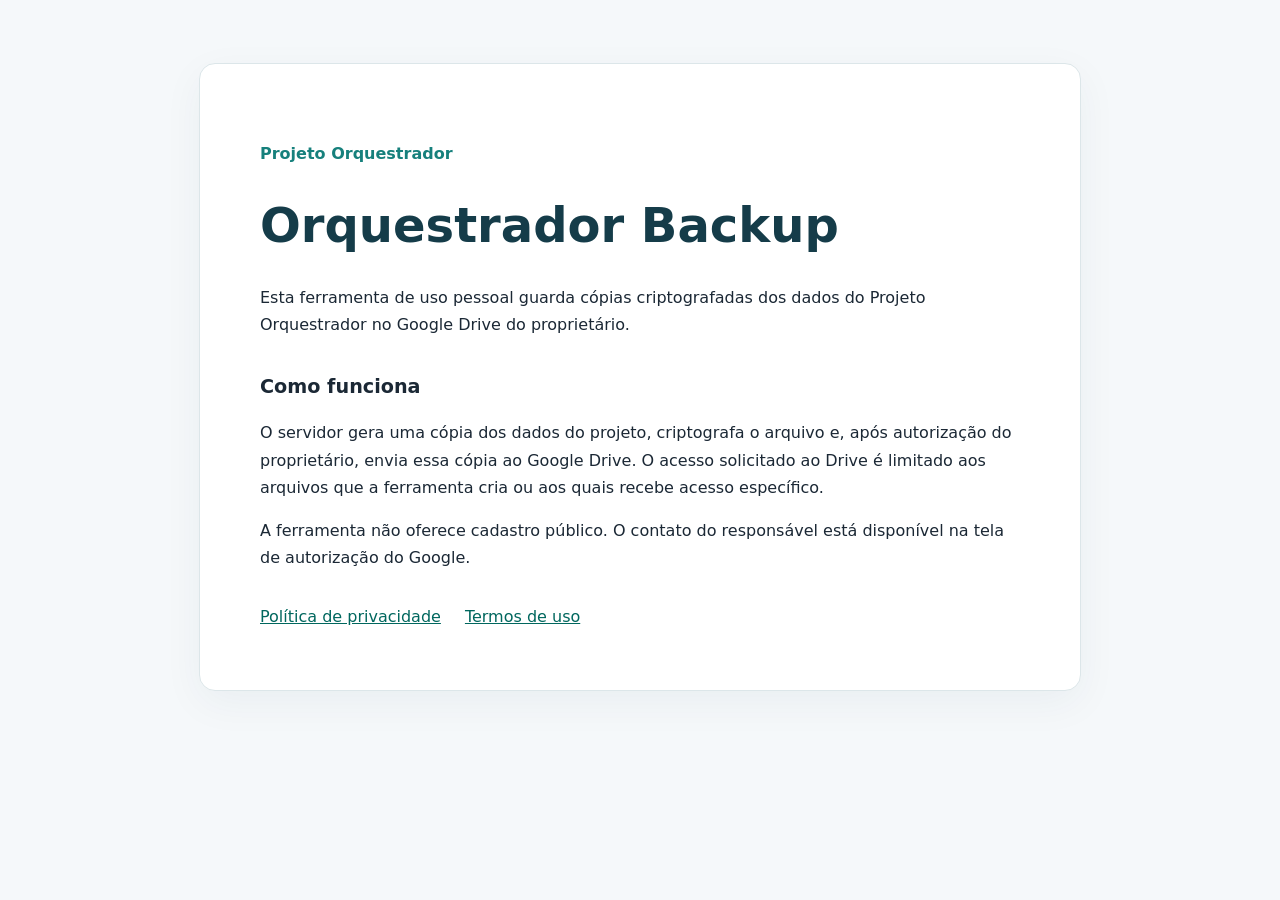
<file: index.html>
<!doctype html>
<html lang="pt-BR"><head><meta charset="utf-8"><meta name="viewport" content="width=device-width, initial-scale=1"><title>Orquestrador Backup</title><link rel="stylesheet" href="estilo.css"></head>
<body><main><p class="eyebrow">Projeto Orquestrador</p><h1>Orquestrador Backup</h1><p>Esta ferramenta de uso pessoal guarda cópias criptografadas dos dados do Projeto Orquestrador no Google Drive do proprietário.</p><h2>Como funciona</h2><p>O servidor gera uma cópia dos dados do projeto, criptografa o arquivo e, após autorização do proprietário, envia essa cópia ao Google Drive. O acesso solicitado ao Drive é limitado aos arquivos que a ferramenta cria ou aos quais recebe acesso específico.</p><p>A ferramenta não oferece cadastro público. O contato do responsável está disponível na tela de autorização do Google.</p><nav><a href="privacidade.html">Política de privacidade</a> <a href="termos.html">Termos de uso</a></nav></main></body></html>
</file>
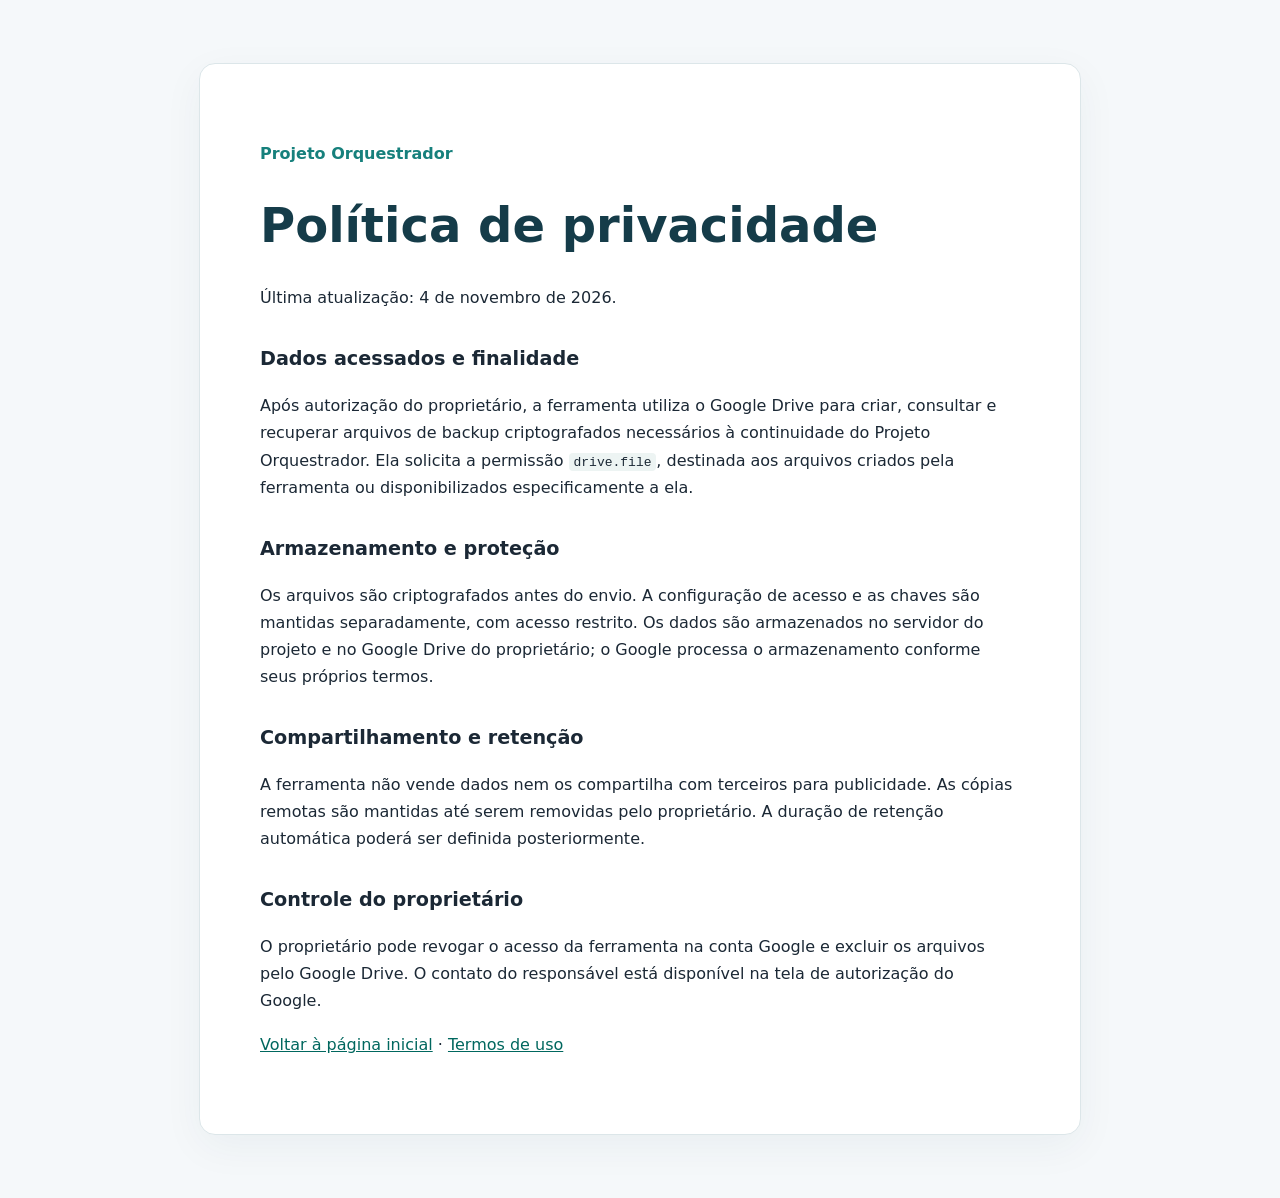
<file: privacidade.html>
<!doctype html>
<html lang="pt-BR"><head><meta charset="utf-8"><meta name="viewport" content="width=device-width, initial-scale=1"><title>Política de privacidade — Orquestrador Backup</title><link rel="stylesheet" href="estilo.css"></head>
<body><main><p class="eyebrow">Projeto Orquestrador</p><h1>Política de privacidade</h1><p>Última atualização: 4 de novembro de 2026.</p><h2>Dados acessados e finalidade</h2><p>Após autorização do proprietário, a ferramenta utiliza o Google Drive para criar, consultar e recuperar arquivos de backup criptografados necessários à continuidade do Projeto Orquestrador. Ela solicita a permissão <code>drive.file</code>, destinada aos arquivos criados pela ferramenta ou disponibilizados especificamente a ela.</p><h2>Armazenamento e proteção</h2><p>Os arquivos são criptografados antes do envio. A configuração de acesso e as chaves são mantidas separadamente, com acesso restrito. Os dados são armazenados no servidor do projeto e no Google Drive do proprietário; o Google processa o armazenamento conforme seus próprios termos.</p><h2>Compartilhamento e retenção</h2><p>A ferramenta não vende dados nem os compartilha com terceiros para publicidade. As cópias remotas são mantidas até serem removidas pelo proprietário. A duração de retenção automática poderá ser definida posteriormente.</p><h2>Controle do proprietário</h2><p>O proprietário pode revogar o acesso da ferramenta na conta Google e excluir os arquivos pelo Google Drive. O contato do responsável está disponível na tela de autorização do Google.</p><p><a href="index.html">Voltar à página inicial</a> · <a href="termos.html">Termos de uso</a></p></main></body></html>
</file>
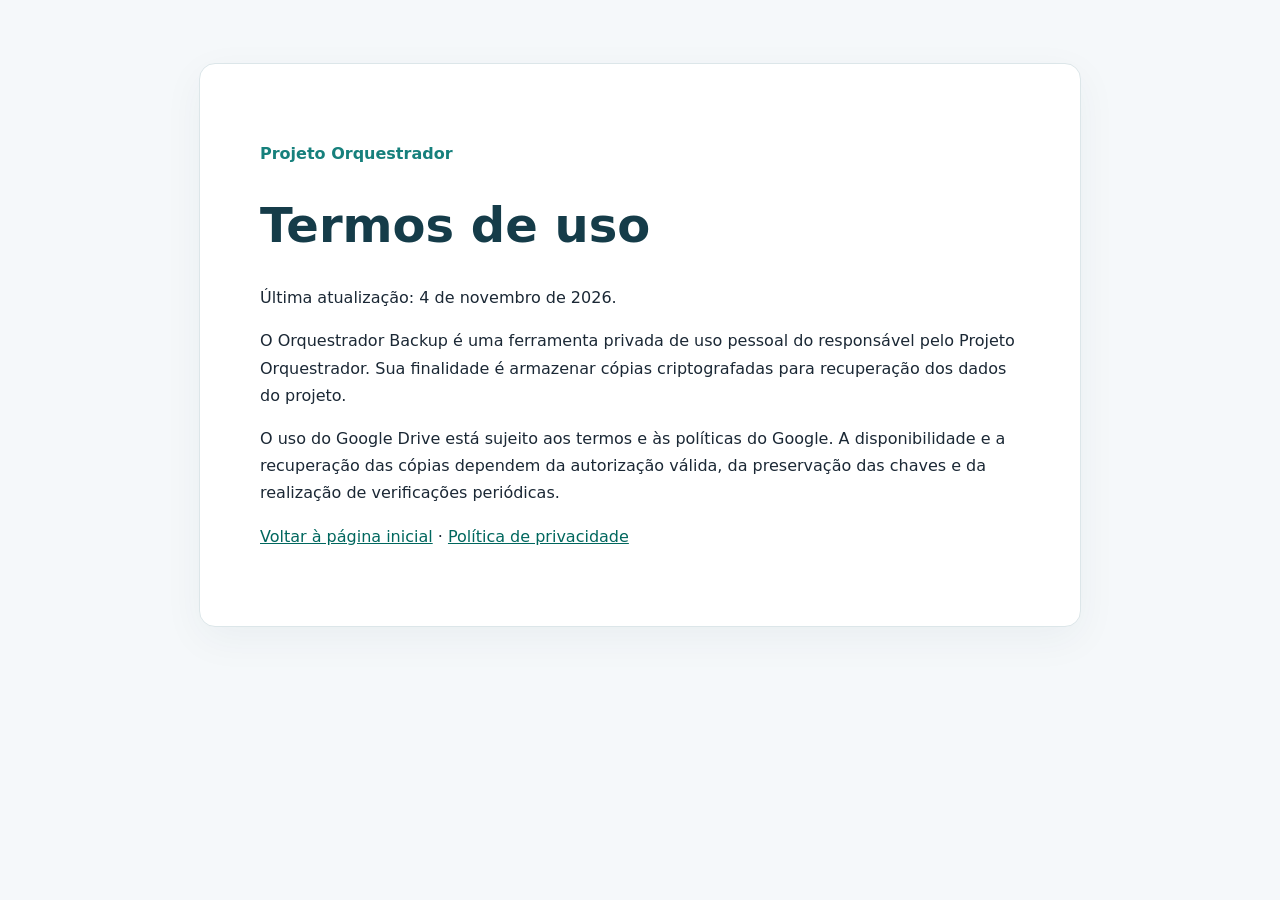
<file: termos.html>
<!doctype html>
<html lang="pt-BR"><head><meta charset="utf-8"><meta name="viewport" content="width=device-width, initial-scale=1"><title>Termos de uso — Orquestrador Backup</title><link rel="stylesheet" href="estilo.css"></head>
<body><main><p class="eyebrow">Projeto Orquestrador</p><h1>Termos de uso</h1><p>Última atualização: 4 de novembro de 2026.</p><p>O Orquestrador Backup é uma ferramenta privada de uso pessoal do responsável pelo Projeto Orquestrador. Sua finalidade é armazenar cópias criptografadas para recuperação dos dados do projeto.</p><p>O uso do Google Drive está sujeito aos termos e às políticas do Google. A disponibilidade e a recuperação das cópias dependem da autorização válida, da preservação das chaves e da realização de verificações periódicas.</p><p><a href="index.html">Voltar à página inicial</a> · <a href="privacidade.html">Política de privacidade</a></p></main></body></html>
</file>
<file: estilo.css>
:root{color-scheme:light;font-family:system-ui,-apple-system,Segoe UI,sans-serif;color:#1b2835;background:#f5f8fa}body{margin:0}main{max-width:760px;margin:7vh auto;background:white;padding:clamp(24px,6vw,60px);border:1px solid #dce6e9;border-radius:16px;line-height:1.7;box-shadow:0 12px 40px #14394a0d}h1{font-size:clamp(2rem,5vw,3rem);line-height:1.1;color:#153c49}h2{font-size:1.2rem;margin-top:2rem}.eyebrow{font-weight:700;color:#16807c}a{color:#00675e}nav{display:flex;gap:24px;flex-wrap:wrap;margin-top:2rem}code{background:#edf4f3;padding:.1rem .3rem;border-radius:4px}
</file>
